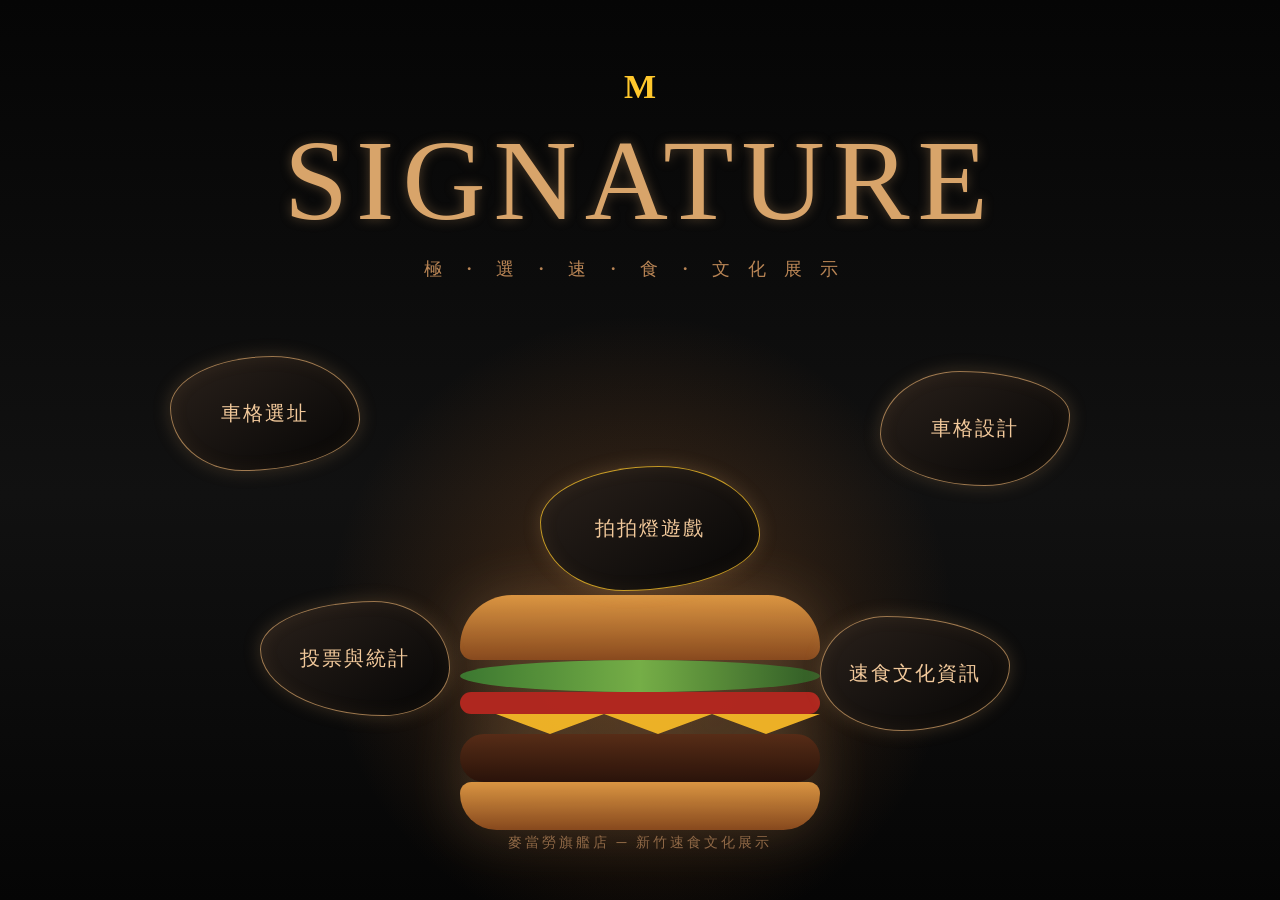
<file: index.html>
<!DOCTYPE html>
<html lang="zh-Hant">
<head>
  <meta charset="UTF-8" />
  <meta name="viewport" content="width=device-width, initial-scale=1.0" />
  <title>McDonald's Fast Food Culture</title>
  <link rel="stylesheet" href="style.css" />
</head>
<body>
  <main class="hero">
    <div class="brand">
      <div class="logo">M</div>
      <h1>SIGNATURE</h1>
      <p>極・選・速・食・文化展示</p>
    </div>

    <section class="blob-menu">
      <a href="site.html" class="blob blob1">車格選址</a>
      <a href="design.html" class="blob blob2">車格設計</a>
      <a href="game.html" class="blob blob3">拍拍燈遊戲</a>
      <a href="vote.html" class="blob blob4">投票與統計</a>
      <a href="culture.html" class="blob blob5">速食文化資訊</a>
    </section>

    <div class="burger-area">
      <div class="burger">
        <div class="bun top"></div>
        <div class="lettuce"></div>
        <div class="tomato"></div>
        <div class="cheese"></div>
        <div class="patty"></div>
        <div class="bun bottom"></div>
      </div>
    </div>

    <footer>
      麥當勞旗艦店 ─ 新竹速食文化展示
    </footer>
  </main>
</body>
</html>
</file>
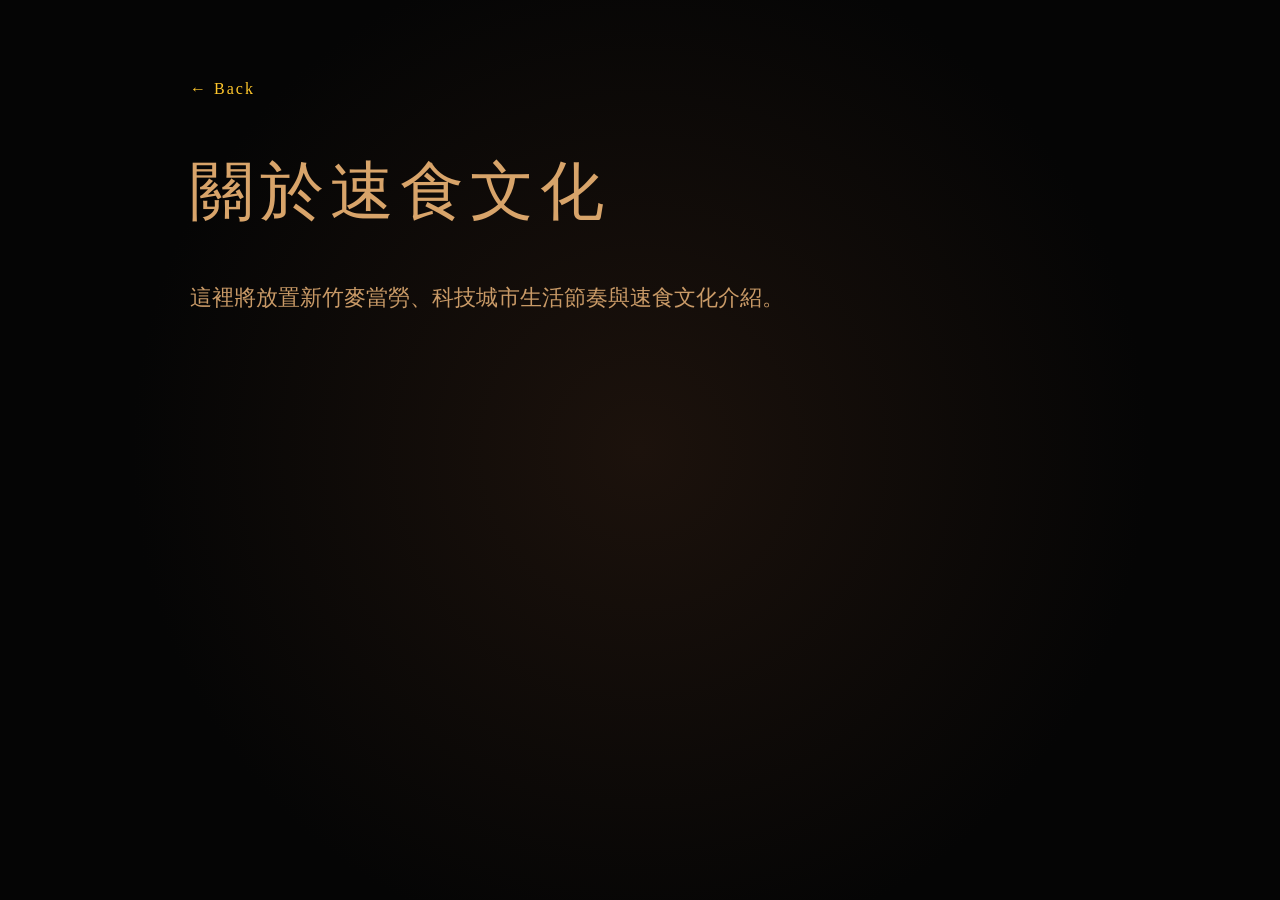
<file: culture.html>
<!DOCTYPE html>
<html lang="zh-Hant">
<head>
  <meta charset="UTF-8">
  <title>速食文化</title>
  <link rel="stylesheet" href="page.css">
</head>
<body>
  <main>
    <a href="index.html" class="back">← Back</a>
    <h1>關於速食文化</h1>
    <p>這裡將放置新竹麥當勞、科技城市生活節奏與速食文化介紹。</p>
  </main>
</body>
</html>
</file>
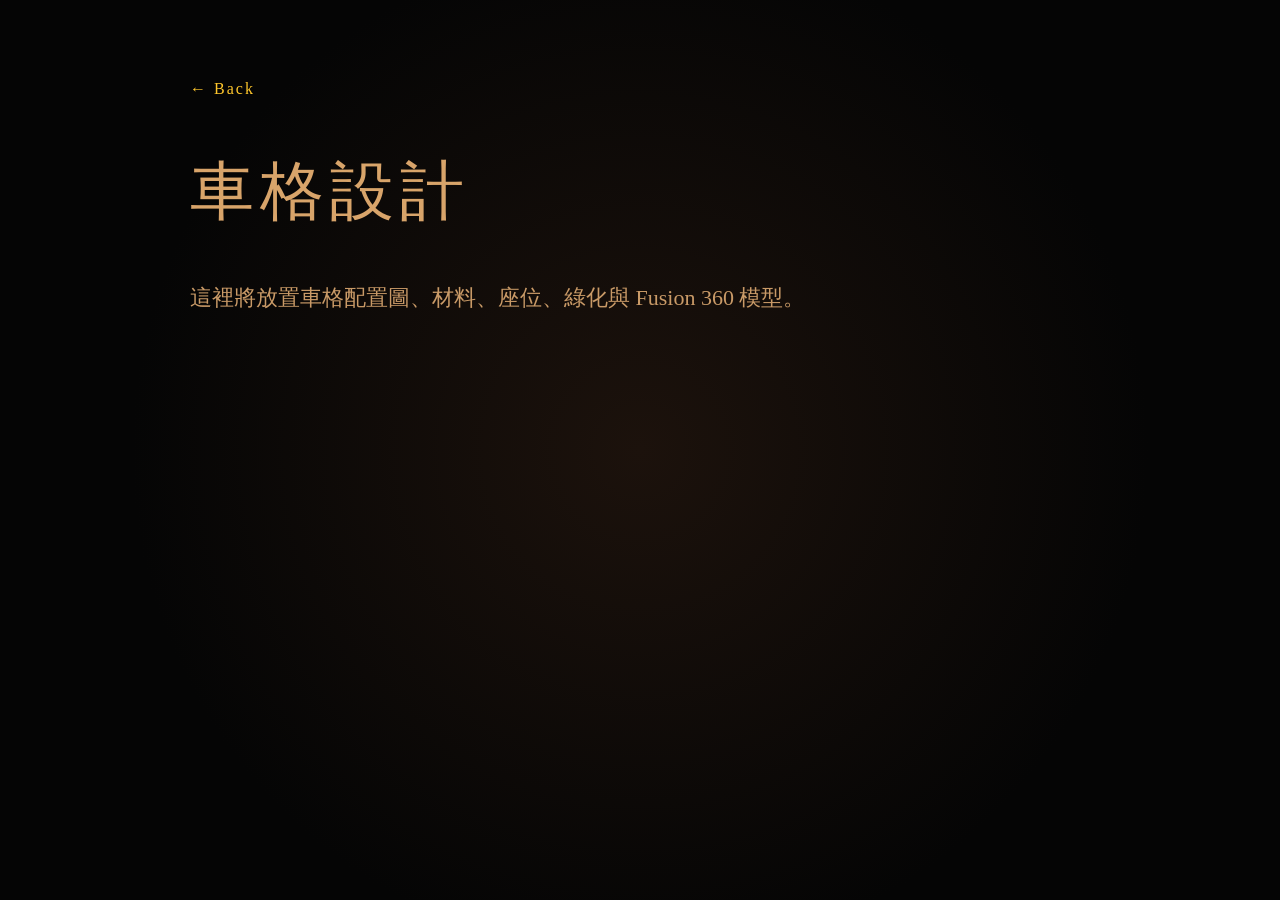
<file: design.html>
<!DOCTYPE html>
<html lang="zh-Hant">
<head>
  <meta charset="UTF-8">
  <title>車格設計</title>
  <link rel="stylesheet" href="page.css">
</head>
<body>
  <main>
    <a href="index.html" class="back">← Back</a>
    <h1>車格設計</h1>
    <p>這裡將放置車格配置圖、材料、座位、綠化與 Fusion 360 模型。</p>
  </main>
</body>
</html>
</file>
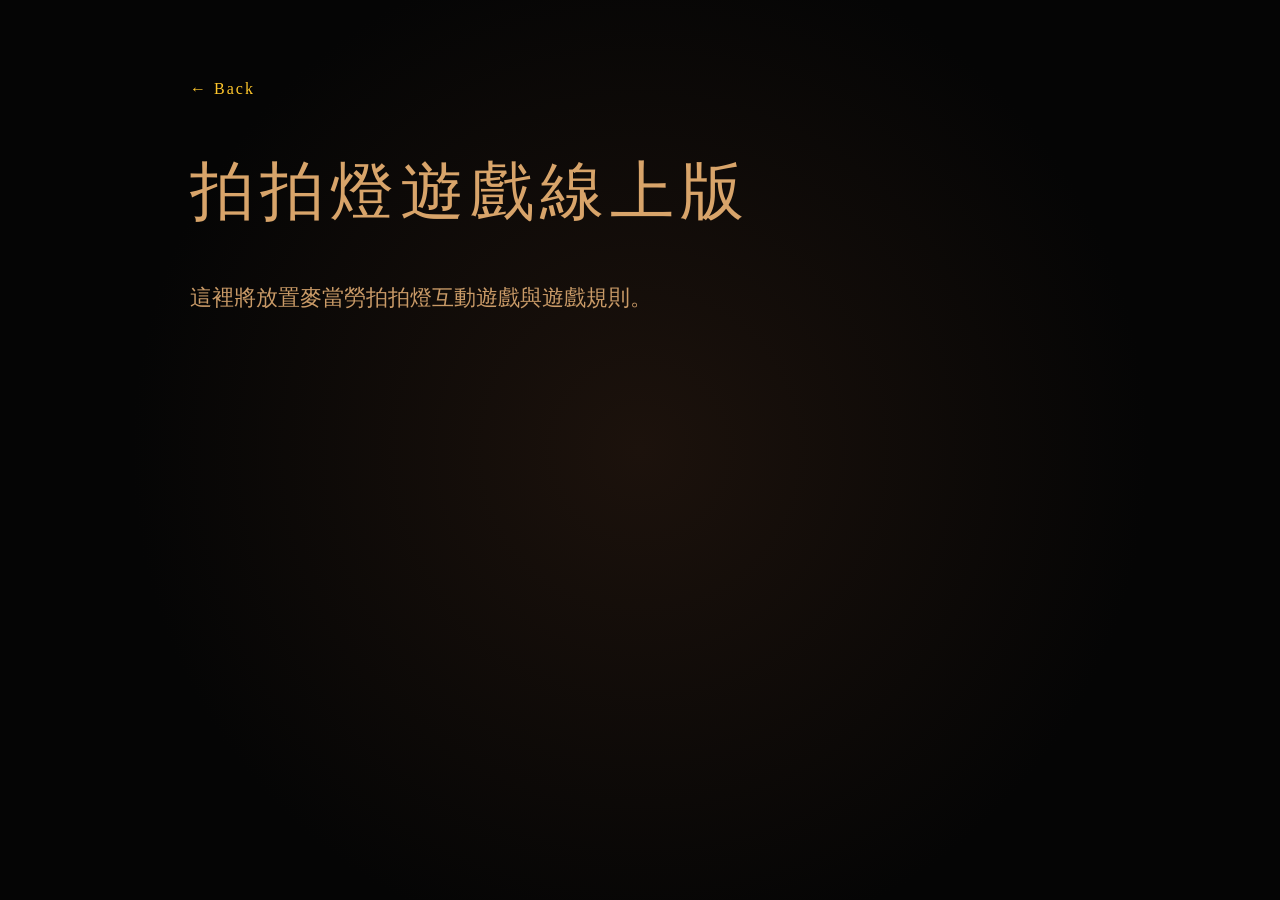
<file: game.html>
<!DOCTYPE html>
<html lang="zh-Hant">
<head>
  <meta charset="UTF-8">
  <title>拍拍燈遊戲</title>
  <link rel="stylesheet" href="page.css">
</head>
<body>
  <main>
    <a href="index.html" class="back">← Back</a>
    <h1>拍拍燈遊戲線上版</h1>
    <p>這裡將放置麥當勞拍拍燈互動遊戲與遊戲規則。</p>
  </main>
</body>
</html>
</file>
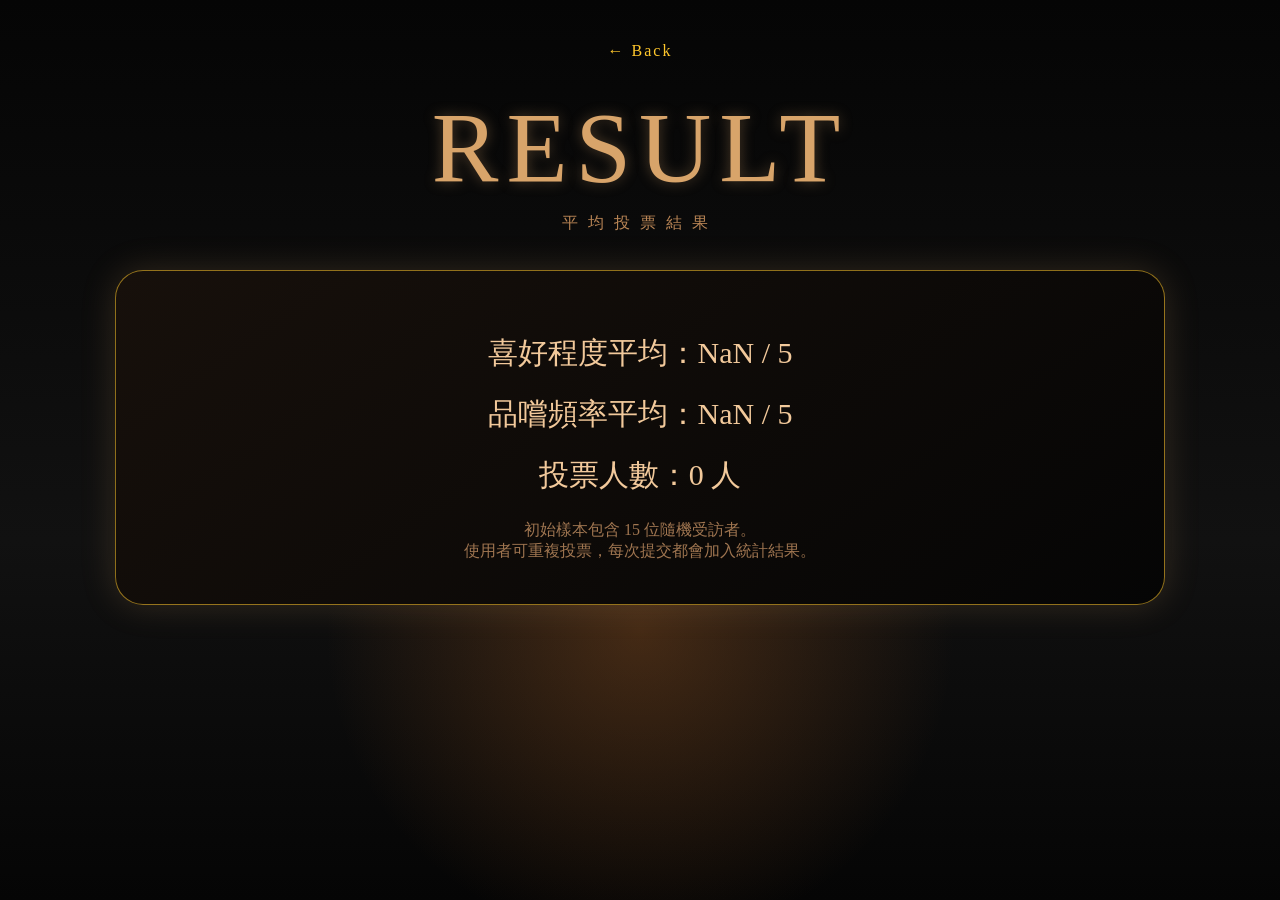
<file: result.html>
<!DOCTYPE html>
<html lang="zh-Hant">
<head>
  <meta charset="UTF-8">
  <meta name="viewport" content="width=device-width, initial-scale=1.0">
  <title>平均結果</title>

  <link rel="stylesheet" href="vote.css">
</head>
<body>

  <main class="page">

    <a href="vote.html?keep=1" class="back">← Back</a>

    <section class="title">
      <h1>RESULT</h1>
      <p>平均投票結果</p>
    </section>

    <section class="result-box">

      <h2 id="avgLike">
        喜好程度平均：
      </h2>

      <h2 id="avgFreq">
        品嚐頻率平均：
      </h2>

      <h2 id="count">
        投票人數：
      </h2>

      <p>
        初始樣本包含 15 位隨機受訪者。<br>
        使用者可重複投票，每次提交都會加入統計結果。
      </p>

    </section>

  </main>

  <script>

    const votes =
      JSON.parse(localStorage.getItem("votes")) || [];

    const userVotes =
      JSON.parse(localStorage.getItem("userVotes")) || [];

    const allVotes = [...votes, ...userVotes];

    const avgLike =
      allVotes.reduce((sum, v) => sum + v.like, 0)
      / allVotes.length;

    const avgFreq =
      allVotes.reduce((sum, v) => sum + v.freq, 0)
      / allVotes.length;

    document.getElementById("avgLike").textContent =
      `喜好程度平均：${avgLike.toFixed(2)} / 5`;

    document.getElementById("avgFreq").textContent =
      `品嚐頻率平均：${avgFreq.toFixed(2)} / 5`;

    document.getElementById("count").textContent =
      `投票人數：${allVotes.length} 人`;

  </script>

</body>
</html>
</file>
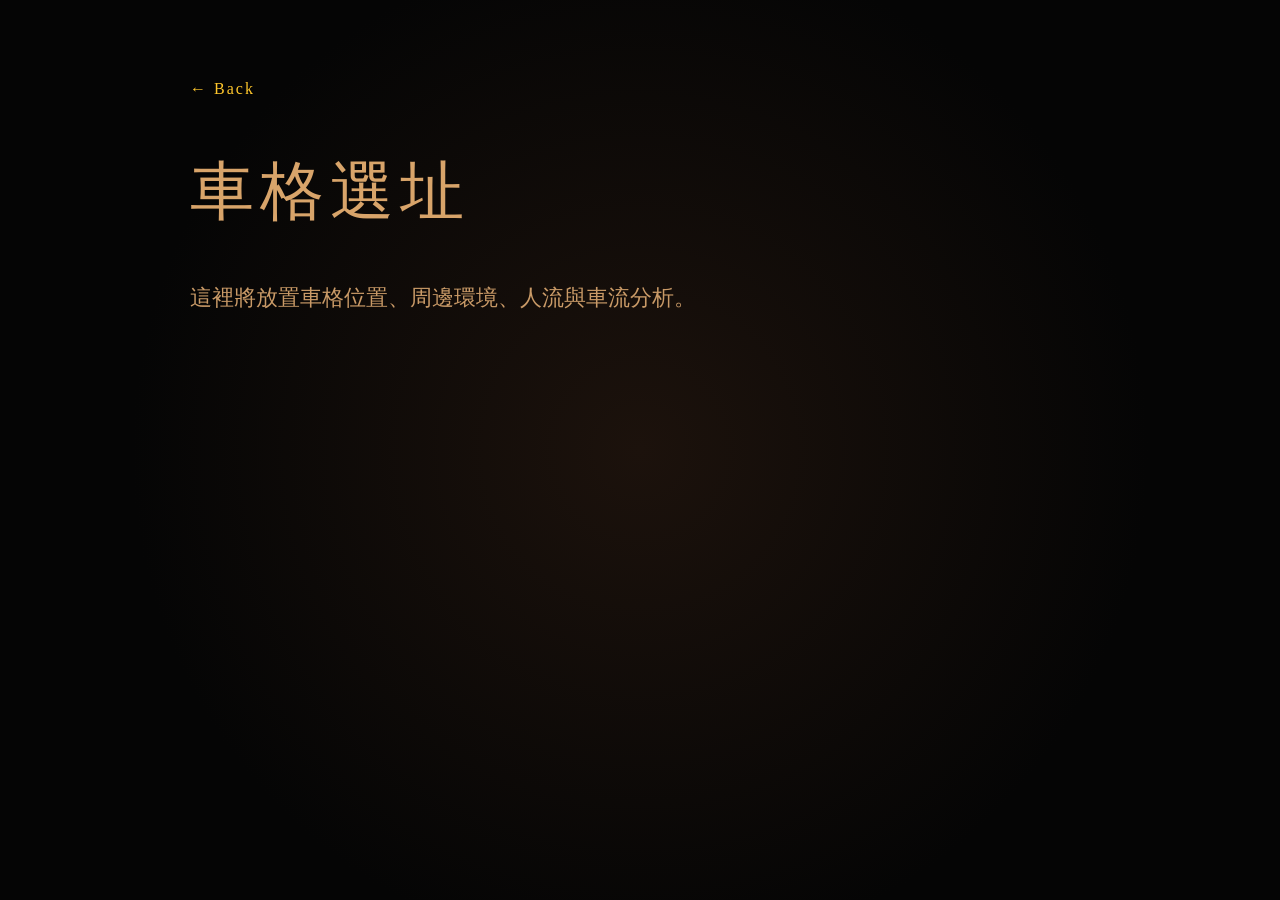
<file: site.html>
<!DOCTYPE html>
<html lang="zh-Hant">
<head>
  <meta charset="UTF-8">
  <title>車格選址</title>
  <link rel="stylesheet" href="page.css">
</head>
<body>
  <main>
    <a href="index.html" class="back">← Back</a>
    <h1>車格選址</h1>
    <p>這裡將放置車格位置、周邊環境、人流與車流分析。</p>
  </main>
</body>
</html>
</file>
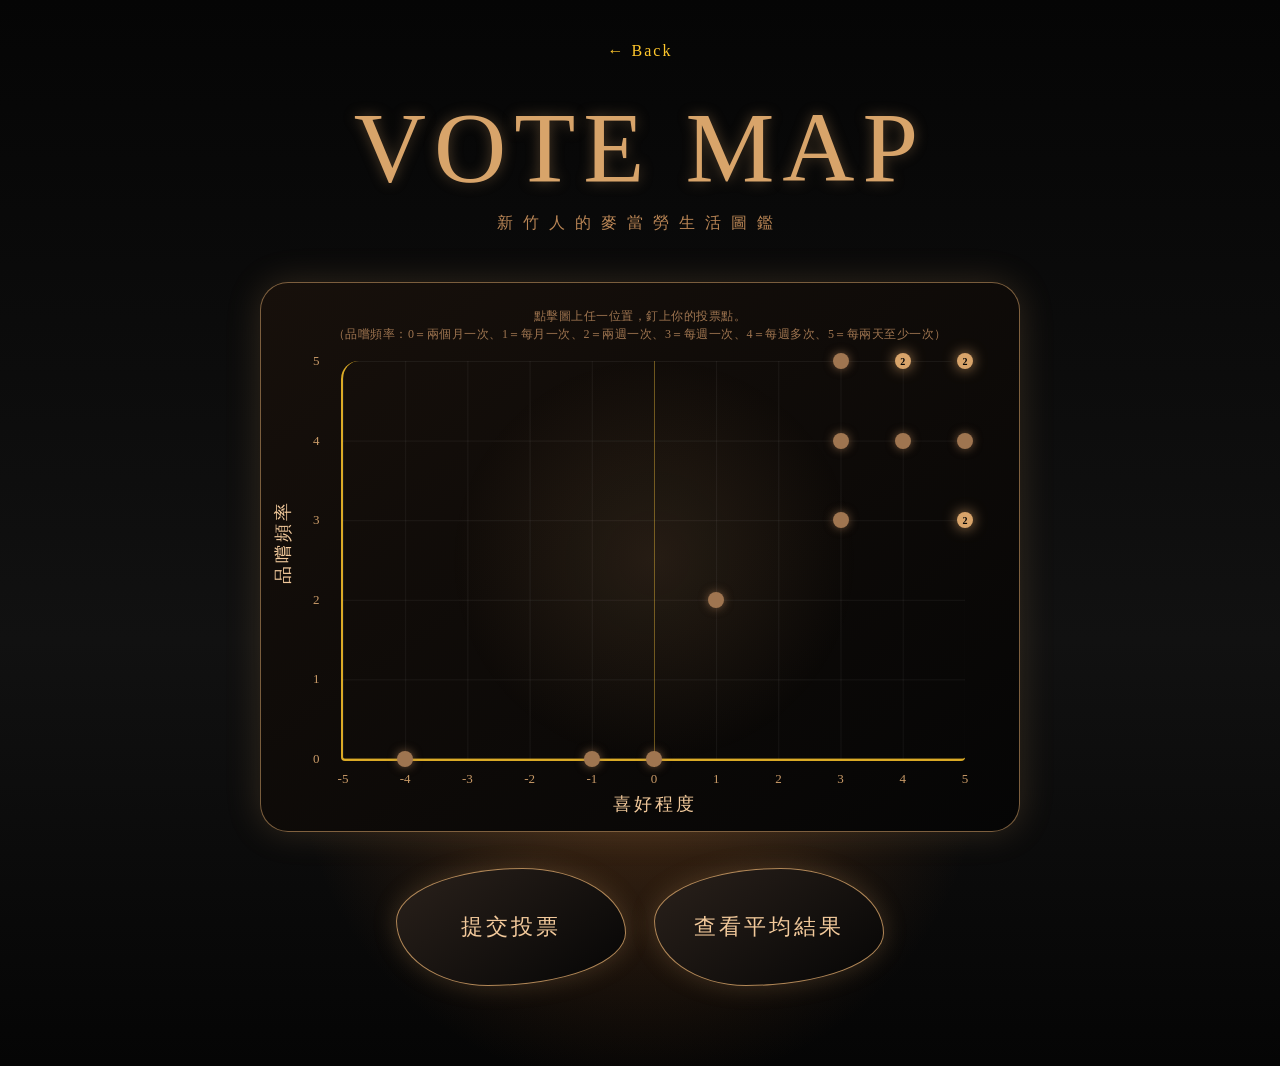
<file: vote.html>
<!DOCTYPE html>
<html lang="zh-Hant">
<head>
  <meta charset="UTF-8" />
  <meta name="viewport" content="width=device-width, initial-scale=1.0" />
  <title>投票與統計</title>
  <link rel="stylesheet" href="vote.css" />
</head>
<body>
  <main class="page">
    <a href="index.html" class="back">← Back</a>

    <section class="title">
      <h1>VOTE MAP</h1>
      <p>新竹人的麥當勞生活圖鑑</p>
    </section>

    <section class="vote-card">
      <div class="axis-title y-title">品嚐頻率</div>
      <div class="axis-title x-title">喜好程度</div>

<p class="hint">
  點擊圖上任一位置，釘上你的投票點。<br>
  （品嚐頻率：0＝兩個月一次、1＝每月一次、2＝兩週一次、3＝每週一次、4＝每週多次、5＝每兩天至少一次）
</p>

      <div id="votePole" class="vote-pole">
        <div class="axis-x"></div>
        <div class="axis-y"></div>
        <div class="zero-line"></div>
      </div>
    </section>

    <div class="button-row">
      <button id="submitVote" class="blob-button">提交投票</button>
      <a href="result.html" class="blob-button">查看平均結果</a>
    </div>
  </main>

  <script src="vote.js"></script>
</body>
</html>
</file>
<file: style.css>
* {
  box-sizing: border-box;
  margin: 0;
  padding: 0;
}

body {
  min-height: 100vh;
  background:
    radial-gradient(circle at 50% 70%, rgba(170, 95, 35, 0.35), transparent 35%),
    linear-gradient(180deg, #050505 0%, #111 55%, #050505 100%);
  color: #d8a46a;
  font-family: "Georgia", "Times New Roman", serif;
  overflow-x: hidden;
}

.hero {
  min-height: 100vh;
  position: relative;
  padding: 48px 8vw;
  display: flex;
  flex-direction: column;
  align-items: center;
}

.brand {
  text-align: center;
  margin-top: 20px;
  z-index: 2;
}

.logo {
  color: #ffc72c;
  font-size: 34px;
  font-weight: bold;
  margin-bottom: 8px;
}

h1 {
  font-size: clamp(48px, 9vw, 120px);
  letter-spacing: 8px;
  font-weight: 400;
  color: #d8a46a;
  text-shadow: 0 0 12px rgba(216, 164, 106, 0.35);
}

.brand p {
  margin-top: 10px;
  letter-spacing: 18px;
  font-size: 18px;
  color: #b98555;
}

.blob-menu {
  width: min(1000px, 95vw);
  height: 420px;
  position: relative;
  margin-top: 40px;
  z-index: 3;
}

.blob {
  position: absolute;
  width: 190px;
  height: 115px;
  border-radius: 54% 46% 62% 38% / 45% 55% 45% 55%;
  background: linear-gradient(145deg, #2a211b, #050505);
  border: 1px solid rgba(216, 164, 106, 0.7);
  color: #f2c99b;
  text-decoration: none;
  display: flex;
  justify-content: center;
  align-items: center;
  text-align: center;
  padding: 18px;
  font-size: 20px;
  letter-spacing: 2px;
  box-shadow:
    0 0 18px rgba(216, 164, 106, 0.22),
    inset 0 0 18px rgba(216, 164, 106, 0.08);
  transition: 0.25s ease;
}

.blob:hover {
  transform: translateY(-8px) scale(1.06);
  background: linear-gradient(145deg, #3a2618, #111);
  color: #ffc72c;
  box-shadow:
    0 0 30px rgba(255, 199, 44, 0.35),
    inset 0 0 20px rgba(255, 199, 44, 0.1);
}

.blob1 {
  left: 3%;
  top: 35px;
}

.blob2 {
  right: 7%;
  top: 50px;
  border-radius: 42% 58% 45% 55% / 55% 38% 62% 45%;
}

.blob3 {
  left: 40%;
  top: 145px;
  width: 220px;
  height: 125px;
  border-color: rgba(255, 199, 44, 0.75);
}

.blob4 {
  left: 12%;
  bottom: 25px;
  border-radius: 60% 40% 35% 65% / 42% 58% 42% 58%;
}

.blob5 {
  right: 13%;
  bottom: 10px;
  border-radius: 35% 65% 57% 43% / 50% 43% 57% 50%;
}

.burger-area {
  position: absolute;
  bottom: 70px;
  left: 50%;
  transform: translateX(-50%);
  opacity: 0.95;
  z-index: 1;
}

.burger {
  width: 360px;
  filter: drop-shadow(0 0 28px rgba(216, 164, 106, 0.25));
}

.bun {
  background: linear-gradient(#e49c45, #8d4c1f);
  height: 65px;
}

.top {
  border-radius: 160px 160px 40px 40px;
}

.bottom {
  border-radius: 25px 25px 80px 80px;
  height: 48px;
}

.lettuce {
  height: 32px;
  background: linear-gradient(90deg, #3d7d32, #79b64a, #315f27);
  border-radius: 50%;
}

.tomato {
  height: 22px;
  background: #b72820;
  border-radius: 20px;
}

.cheese {
  height: 20px;
  background: #f7b928;
  clip-path: polygon(0 0, 100% 0, 85% 100%, 70% 0, 55% 100%, 40% 0, 25% 100%, 10% 0);
}

.patty {
  height: 48px;
  background: linear-gradient(#5a2e18, #2b130a);
  border-radius: 25px;
}

footer {
  margin-top: auto;
  color: #8f6846;
  font-size: 14px;
  letter-spacing: 3px;
  z-index: 4;
}

@media (max-width: 700px) {
  .blob-menu {
    height: auto;
    display: flex;
    flex-direction: column;
    gap: 18px;
    margin-top: 35px;
  }

  .blob {
    position: static;
    width: 100%;
    height: 85px;
  }

  .burger-area {
    opacity: 0.25;
    bottom: 40px;
  }

  .burger {
    width: 300px;
  }

  .brand p {
    letter-spacing: 8px;
  }
}
</file>
<file: page.css>
body {
  margin: 0;
  min-height: 100vh;
  background: radial-gradient(circle at center, #1c120c, #050505 65%);
  color: #d8a46a;
  font-family: "Georgia", "Noto Serif TC", serif;
}

main {
  width: min(900px, 88vw);
  margin: 0 auto;
  padding: 80px 0;
}

.back {
  color: #ffc72c;
  text-decoration: none;
  letter-spacing: 2px;
}

h1 {
  margin-top: 50px;
  font-size: 64px;
  letter-spacing: 6px;
  font-weight: 400;
}

p {
  margin-top: 24px;
  font-size: 22px;
  line-height: 1.8;
  color: #c99a67;
}
</file>
<file: vote.css>
* {
  box-sizing: border-box;
  margin: 0;
  padding: 0;
}

body {
  min-height: 100vh;
  background:
    radial-gradient(circle at 50% 70%, rgba(170, 95, 35, 0.35), transparent 35%),
    linear-gradient(180deg, #050505 0%, #111 60%, #050505 100%);
  color: #d8a46a;
  font-family: Georgia, "Noto Serif TC", serif;
}

.page {
  width: min(1050px, 92vw);
  margin: 0 auto;
  padding: 42px 0 80px;
  text-align: center;
}

.back {
  display: inline-block;
  color: #ffc72c;
  text-decoration: none;
  margin-bottom: 30px;
  letter-spacing: 2px;
}

.title h1 {
  font-size: clamp(48px, 8vw, 100px);
  letter-spacing: 8px;
  font-weight: 400;
  text-shadow: 0 0 14px rgba(216, 164, 106, 0.35);
}

.title p {
  margin-top: 8px;
  letter-spacing: 10px;
  color: #b98555;
}

.vote-card {
  position: relative;
  width: min(760px, 92vw);
  margin: 48px auto 36px;
  padding: 78px 54px 70px 80px;
  border: 1px solid rgba(216, 164, 106, 0.55);
  border-radius: 28px;
  background: linear-gradient(145deg, #17100b, #050505);
  box-shadow: 0 0 35px rgba(216, 164, 106, 0.18);
}

.vote-pole {
  position: relative;
  width: 100%;
  height: 400px;
  border-left: 2px solid rgba(255, 199, 44, 0.85);
  border-bottom: 2px solid rgba(255, 199, 44, 0.85);
  background:
    linear-gradient(rgba(255,255,255,0.055) 1px, transparent 1px),
    linear-gradient(90deg, rgba(255,255,255,0.055) 1px, transparent 1px),
    radial-gradient(circle at center, rgba(216, 164, 106, 0.12), transparent 55%);
  background-size: 100% 20%, 10% 100%, 100% 100%;
  border-radius: 18px 18px 4px 4px;
  cursor: crosshair;
  overflow: visible;
}

.axis-x {
  position: absolute;
  left: 0;
  bottom: 0;
  width: 100%;
  height: 1px;
  background: rgba(255, 199, 44, 0.35);
}

.axis-y {
  position: absolute;
  left: 50%;
  bottom: 0;
  width: 1px;
  height: 100%;
  background: rgba(255, 199, 44, 0.35);
}

.zero-line {
  position: absolute;
  left: 50%;
  bottom: -8px;
  width: 1px;
  height: 16px;
  background: #ffc72c;
}

.dot {
  position: absolute;
  width: 16px;
  height: 16px;
  border-radius: 50%;
  transform: translate(-50%, -50%);
  display: flex;
  align-items: center;
  justify-content: center;
  font-size: 10px;
  font-weight: bold;
  color: #050505;
  z-index: 4;
}

.dot-level-1 {
  background: #9f7550;
  box-shadow: 0 0 10px rgba(159, 117, 80, 0.7);
}

.dot-level-2 {
  background: #d8a46a;
  box-shadow: 0 0 14px rgba(216, 164, 106, 0.8);
}

.dot-level-3 {
  background: #ffc72c;
  box-shadow: 0 0 18px rgba(255, 199, 44, 0.9);
}

.dot-level-4 {
  background: #ff8c00;
  box-shadow: 0 0 22px rgba(255, 140, 0, 0.9);
}

.dot-level-5 {
  background: #ff3b1f;
  box-shadow: 0 0 28px rgba(255, 59, 31, 1);
}

.preview-dot {
  width: 22px;
  height: 22px;
  background: #ffffff;
  border: 3px solid #ffc72c;
  box-shadow: 0 0 24px rgba(255, 199, 44, 1);
  z-index: 9;
}

.my-dot {
  width: 18px;
  height: 18px;
  background: #ffc72c;
  box-shadow: 0 0 20px rgba(255, 199, 44, 1);
  border: 2px solid white;
  z-index: 5;
}

.axis-title {
  position: absolute;
  color: #f2c99b;
  font-size: 18px;
  letter-spacing: 3px;
}

.y-title {
  left: -20px;
  top: 45%;
  transform: rotate(-90deg);
}

.x-title {
  bottom: 15px;
  left: 52%;
  transform: translateX(-50%);
}

.hint {
  position: absolute;
  left: 50%;
  top: 24px;
  transform: translateX(-50%);

  color: #9f7550;
  font-size: 12px;
  line-height: 1.5;
  letter-spacing: 0.5px;

  width: 85%;
  text-align: center;

  white-space: normal;
}

.axis-number {
  position: absolute;
  color: #c99a67;
  font-size: 13px;
  pointer-events: none;
}

.x-number {
  bottom: -28px;
  transform: translateX(-50%);
}

.y-number {
  left: -30px;
  transform: translateY(50%);
}

.button-row {
  display: flex;
  justify-content: center;
  gap: 28px;
  flex-wrap: wrap;
}

.blob-button {
  display: inline-flex;
  align-items: center;
  justify-content: center;
  width: 230px;
  height: 118px;
  border-radius: 55% 45% 60% 40% / 45% 55% 45% 55%;
  background: linear-gradient(145deg, #2a211b, #050505);
  border: 1px solid rgba(216, 164, 106, 0.8);
  color: #f2c99b;
  text-decoration: none;
  font-size: 22px;
  letter-spacing: 3px;
  box-shadow: 0 0 25px rgba(216, 164, 106, 0.22);
  transition: 0.25s;
  cursor: pointer;
  font-family: Georgia, "Noto Serif TC", serif;
}

.blob-button:hover {
  transform: translateY(-6px) scale(1.05);
  color: #ffc72c;
  box-shadow: 0 0 35px rgba(255, 199, 44, 0.35);
}

.result-box {
  margin-top: 36px;
  padding: 42px;
  border: 1px solid rgba(255, 199, 44, 0.55);
  border-radius: 28px;
  background: linear-gradient(145deg, #17100b, #050505);
  box-shadow: 0 0 35px rgba(216, 164, 106, 0.18);
}

.result-box h2 {
  margin: 20px 0;
  font-size: 30px;
  font-weight: 400;
  color: #f2c99b;
}

.result-box p {
  margin-top: 24px;
  color: #9f7550;
}

@media (max-width: 700px) {
  .vote-card {
    padding: 72px 34px 66px 58px;
  }

  .vote-pole {
    height: 330px;
  }

  .hint {
    font-size: 13px;
  }

  .y-title {
    left: 4px;
  }
}
</file>
